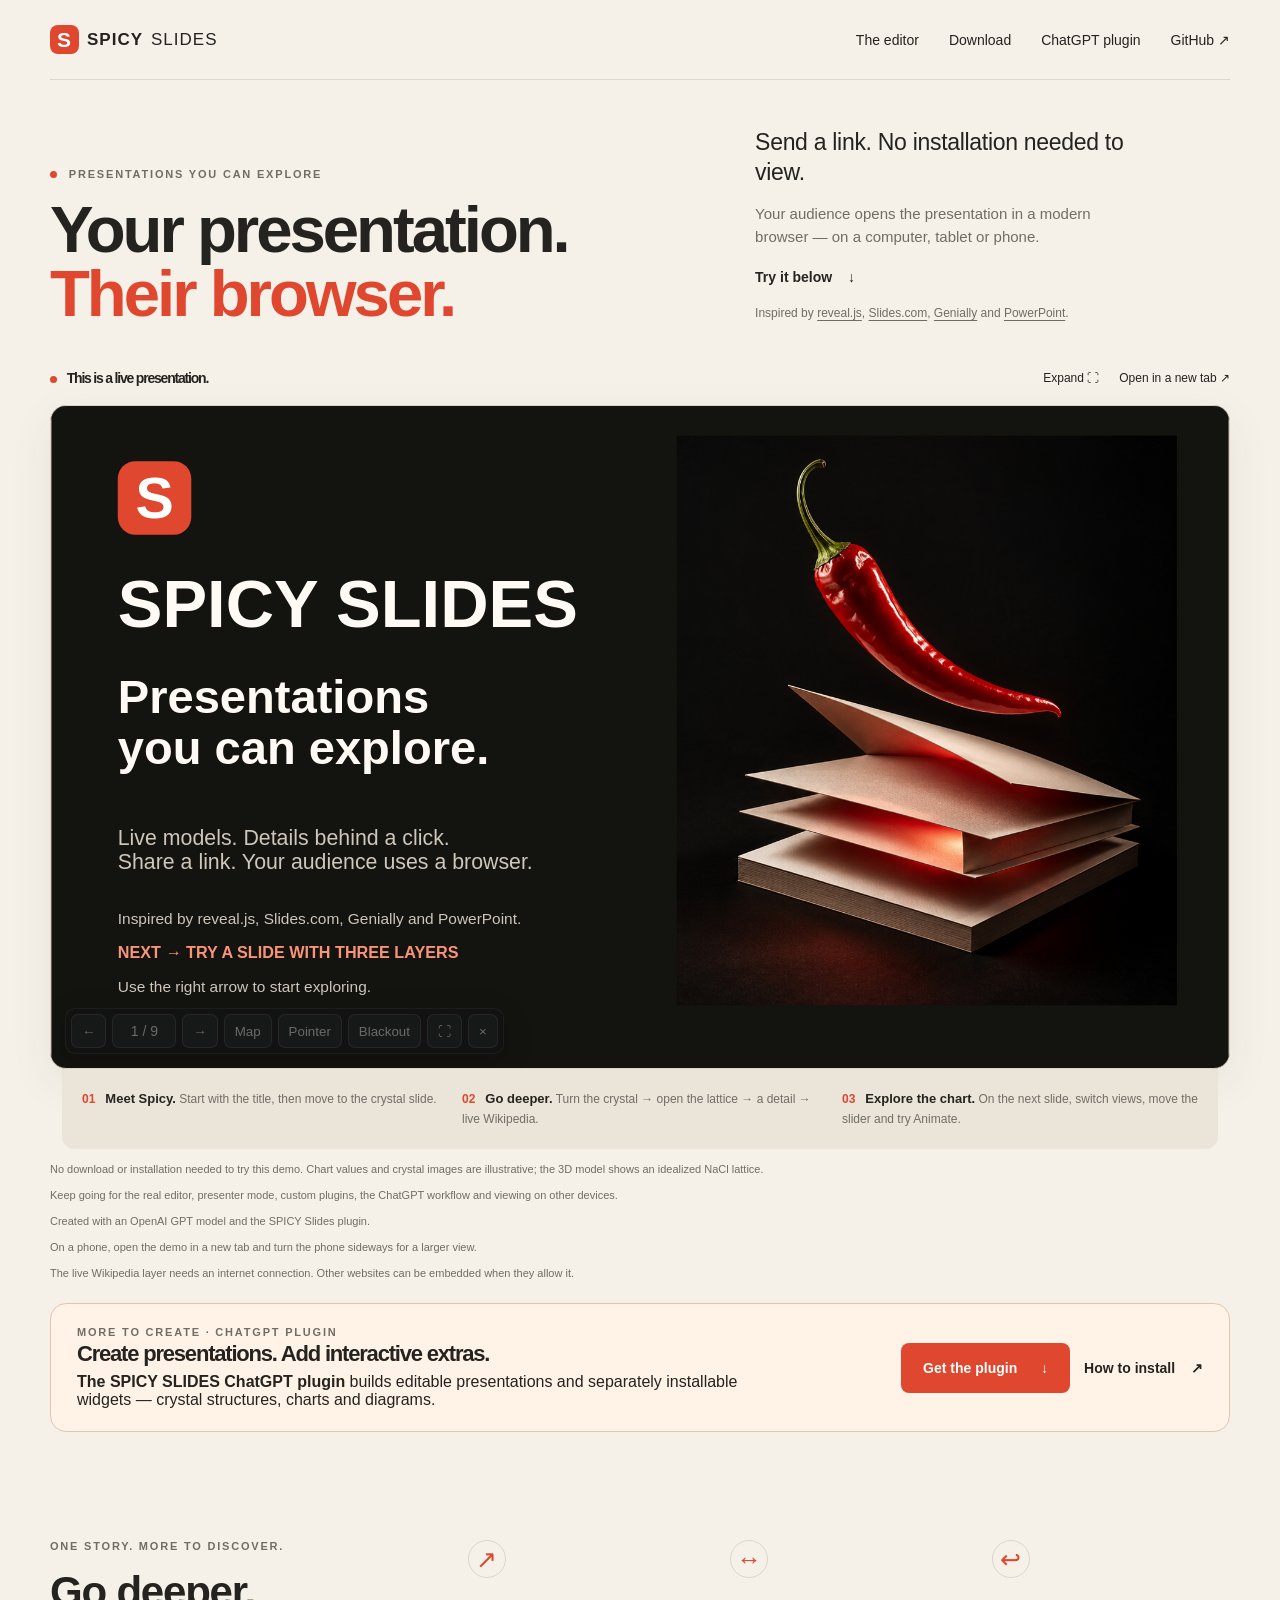
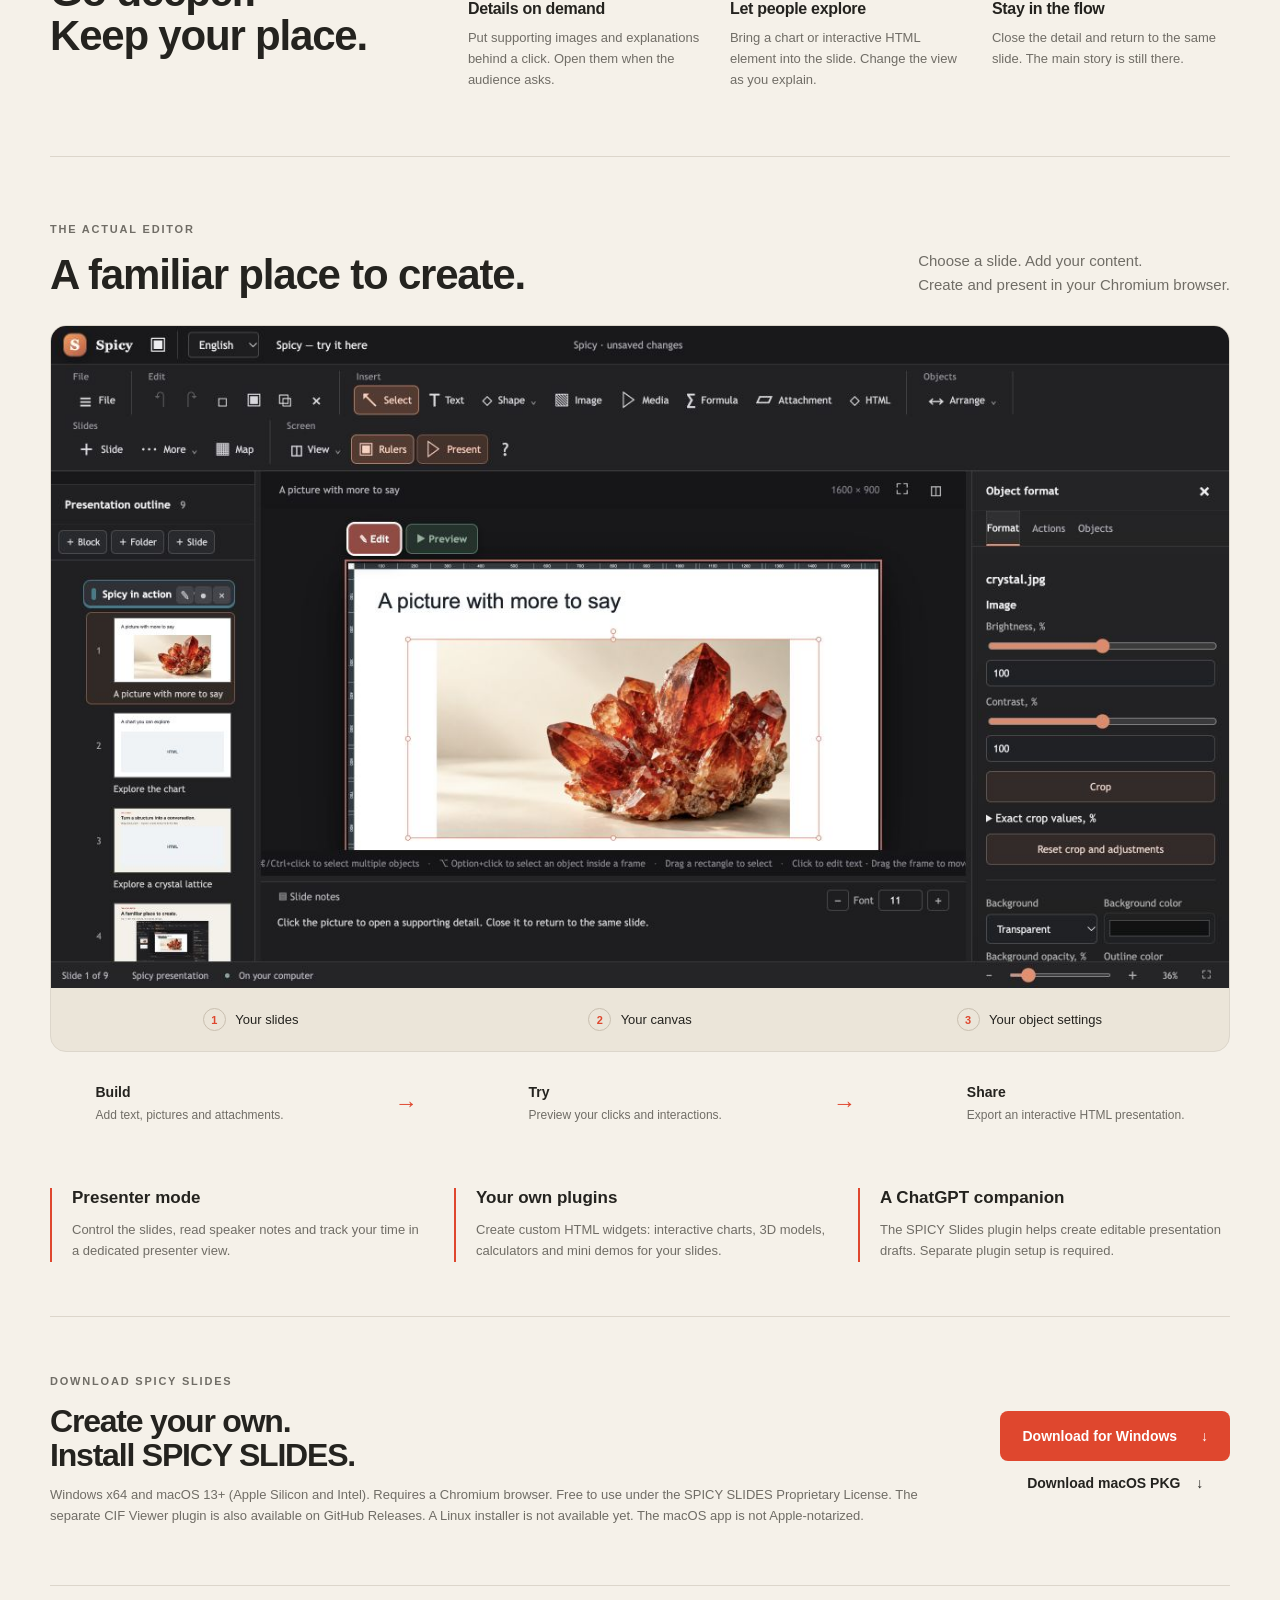
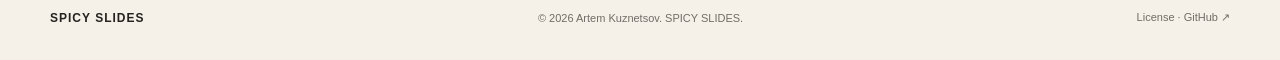
<file: docs/index.html>
<!doctype html>
<html lang="en">
<head>
  <meta charset="utf-8">
  <meta name="viewport" content="width=device-width, initial-scale=1">
  <title>Spicy Slides — interactive presentations in your browser</title>
  <meta name="description" content="Share interactive presentations by link. View in a browser on a computer, tablet or phone without installing Spicy. Live charts, 3D models and presenter mode.">
  <meta name="robots" content="index,follow,max-image-preview:large">
  <link rel="canonical" href="https://abkuznetsov.github.io/SPICY/">
  <meta name="theme-color" content="#f5f1e9">
  <meta property="og:title" content="Spicy Slides — presentations you can explore">
  <meta property="og:description" content="Share a link. Your audience opens the presentation in a browser on a computer, tablet or phone — no Spicy installation needed.">
  <meta property="og:type" content="website">
  <meta property="og:url" content="https://abkuznetsov.github.io/SPICY/">
  <meta property="og:site_name" content="Spicy Slides">
  <meta property="og:locale" content="en_US">
  <meta property="og:image" content="https://abkuznetsov.github.io/SPICY/assets/cover-branded.png">
  <meta property="og:image:alt" content="SPICY SLIDES — Presentations you can explore. Try the interactive demo.">
  <meta property="og:image:width" content="1672">
  <meta property="og:image:height" content="941">
  <meta name="twitter:card" content="summary_large_image">
  <meta name="twitter:title" content="Spicy Slides — interactive presentations">
  <meta name="twitter:description" content="Send a link. View in a browser on a computer, tablet or phone. No Spicy installation needed to watch.">
  <meta name="twitter:image" content="https://abkuznetsov.github.io/SPICY/assets/cover-branded.png">
  <link rel="icon" href="assets/icon.svg" type="image/svg+xml">
  <link rel="stylesheet" href="site.css">
  <script type="application/ld+json">{"@context":"https://schema.org","@type":"SoftwareApplication","name":"Spicy Slides","url":"https://abkuznetsov.github.io/SPICY/","applicationCategory":"MultimediaApplication","operatingSystem":"Windows, macOS","softwareVersion":"0.2.0","downloadUrl":"https://github.com/ABKuznetsov/SPICY/releases/tag/v0.2.0","description":"Presentation editor for interactive slides, clickable attachments, HTML widgets and presenter mode. A Spicy Slides plugin for ChatGPT helps create editable drafts.","image":"https://abkuznetsov.github.io/SPICY/assets/cover-branded.png","screenshot":"https://abkuznetsov.github.io/SPICY/assets/editor-en.jpg","sameAs":"https://github.com/ABKuznetsov/SPICY"}</script>
<style>.plugin-banner{display:flex;align-items:center;justify-content:space-between;gap:24px;margin-top:24px;margin-bottom:24px;padding:22px 26px;border:1px solid #e5c5a9;border-radius:16px;background:#fff3e7}.plugin-banner h2{font-size:22px;margin:4px 0 8px}.plugin-banner p{margin:0;max-width:700px}.plugin-banner .eyebrow{font-size:11px}.plugin-banner .button{white-space:nowrap}.plugin-banner nav{display:flex;gap:14px;align-items:center;flex-wrap:wrap}@media(max-width:700px){.plugin-banner{flex-direction:column;align-items:flex-start;padding:18px}.plugin-banner h2{font-size:20px}}</style>
</head>
<body>
  <a class="skip" href="#demo">Skip to the live demo</a>
  <header class="topbar wrap">
    <a class="brand" href="./" aria-label="Spicy Slides home"><span class="brand-mark">S</span> SPICY <span class="brand-light">SLIDES</span></a>
    <nav aria-label="Main navigation"><a href="#interface">The editor</a><a href="#download">Download</a><a href="#chatgpt-plugin">ChatGPT plugin</a><a href="https://github.com/ABKuznetsov/SPICY">GitHub <span aria-hidden="true">↗</span></a></nav>
  </header>
  <main>
    <section class="intro wrap" aria-labelledby="headline">
      <div><p class="eyebrow"><span class="live-dot"></span> PRESENTATIONS YOU CAN EXPLORE</p><h1 id="headline">Your presentation.<br><em>Their browser.</em></h1></div>
      <div class="intro-copy"><p>Send a link. No installation needed to view.</p><p class="muted">Your audience opens the presentation in a modern browser — on a computer, tablet or phone.</p><a class="text-link" href="#demo">Try it below <span aria-hidden="true">↓</span></a><p class="inspiration">Inspired by <a href="https://revealjs.com/">reveal.js</a>, <a href="https://slides.com/">Slides.com</a>, <a href="https://genially.com/">Genially</a> and <a href="https://www.microsoft.com/en-us/microsoft-365/powerpoint">PowerPoint</a>.</p></div>
    </section>

    <section class="demo-section wrap" id="demo" aria-labelledby="demo-title">
      <div class="demo-heading"><h2 id="demo-title"><span class="live-dot"></span> This is a live presentation.</h2><div class="demo-tools"><button id="expand-demo" type="button">Expand <span aria-hidden="true">⛶</span></button><a href="demo.html?v=20261011-inspiration" target="_blank" rel="noopener">Open in a new tab <span aria-hidden="true">↗</span></a></div></div>
      <div class="demo-shell"><iframe id="presentation" src="demo.html?v=20261011-inspiration" title="Interactive Spicy demo: product title, a crystal with nested attachments, live chart and editor" allow="fullscreen" allowfullscreen></iframe></div>
      <p id="fullscreen-status" class="sr-only" aria-live="polite"></p>
      <div class="try-strip"><p><span class="step">01</span><strong>Meet Spicy.</strong> Start with the title, then move to the crystal slide.</p><p><span class="step">02</span><strong>Go deeper.</strong> Turn the crystal → open the lattice → a detail → live Wikipedia.</p><p><span class="step">03</span><strong>Explore the chart.</strong> On the next slide, switch views, move the slider and try Animate.</p></div>
      <p class="demo-note">No download or installation needed to try this demo. Chart values and crystal images are illustrative; the 3D model shows an idealized NaCl lattice.</p>
      <p class="demo-note">Keep going for the real editor, presenter mode, custom plugins, the ChatGPT workflow and viewing on other devices.</p>
      <p class="demo-note">Created with an OpenAI GPT model and the SPICY Slides plugin.</p>
      <p class="demo-note">On a phone, open the demo in a new tab and turn the phone sideways for a larger view.</p>
      <p class="demo-note">The live Wikipedia layer needs an internet connection. Other websites can be embedded when they allow it.</p>
    </section>

    <section class="plugin-banner wrap" id="chatgpt-plugin" aria-labelledby="plugin-title">
      <div><p class="eyebrow">MORE TO CREATE · CHATGPT PLUGIN</p><h2 id="plugin-title">Create presentations. Add interactive extras.</h2><p><strong>The SPICY SLIDES ChatGPT plugin</strong> builds editable presentations and separately installable widgets — crystal structures, charts and diagrams.</p></div>
      <nav aria-label="ChatGPT plugin downloads and setup"><a class="button" href="https://github.com/ABKuznetsov/SPICY/raw/refs/heads/main/chatgpt-plugin/SPICY-SLIDES-plugin-0.2.1.zip">Get the plugin <span aria-hidden="true">↓</span></a><a class="text-link" href="https://github.com/ABKuznetsov/SPICY/blob/main/chatgpt-plugin/INSTALL.md">How to install <span aria-hidden="true">↗</span></a></nav>
    </section>

    <section class="story wrap" aria-labelledby="story-title">
      <div class="section-intro"><p class="eyebrow">ONE STORY. MORE TO DISCOVER.</p><h2 id="story-title">Go deeper.<br>Keep your place.</h2></div>
      <div class="benefits"><article><span class="feature-symbol" aria-hidden="true">↗</span><h3>Details on demand</h3><p>Put supporting images and explanations behind a click. Open them when the audience asks.</p></article><article><span class="feature-symbol" aria-hidden="true">↔</span><h3>Let people explore</h3><p>Bring a chart or interactive HTML element into the slide. Change the view as you explain.</p></article><article><span class="feature-symbol" aria-hidden="true">↩</span><h3>Stay in the flow</h3><p>Close the detail and return to the same slide. The main story is still there.</p></article></div>
    </section>

    <section class="interface wrap" id="interface" aria-labelledby="interface-title">
      <div class="interface-heading"><div><p class="eyebrow">THE ACTUAL EDITOR</p><h2 id="interface-title">A familiar place to create.</h2></div><p>Choose a slide. Add your content.<br>Create and present in your Chromium browser.</p></div>
      <figure><img src="assets/editor-en.jpg" width="1280" height="720" alt="The real Spicy editor: slide list on the left, a crystal image on the canvas, and its settings on the right." loading="lazy"><figcaption><span><b>1</b> Your slides</span><span><b>2</b> Your canvas</span><span><b>3</b> Your object settings</span></figcaption></figure>
      <div class="workflow"><p><b>Build</b><span>Add text, pictures and attachments.</span></p><span class="workflow-arrow" aria-hidden="true">→</span><p><b>Try</b><span>Preview your clicks and interactions.</span></p><span class="workflow-arrow" aria-hidden="true">→</span><p><b>Share</b><span>Export an interactive HTML presentation.</span></p></div>
    </section>

    <section class="extras wrap" aria-label="More Spicy Slides features"><article><h3>Presenter mode</h3><p>Control the slides, read speaker notes and track your time in a dedicated presenter view.</p></article><article><h3>Your own plugins</h3><p>Create custom HTML widgets: interactive charts, 3D models, calculators and mini demos for your slides.</p></article><article><h3>A ChatGPT companion</h3><p>The SPICY Slides plugin helps create editable presentation drafts. Separate plugin setup is required.</p></article></section>

    <section class="release wrap" id="download" aria-labelledby="release-title"><div><p class="eyebrow">DOWNLOAD SPICY SLIDES</p><h2 id="release-title">Create your own.<br>Install SPICY SLIDES.</h2><p>Windows x64 and macOS 13+ (Apple Silicon and Intel). Requires a Chromium browser. Free to use under the SPICY SLIDES Proprietary License. The separate CIF Viewer plugin is also available on GitHub Releases. A Linux installer is not available yet. The macOS app is not Apple-notarized.</p></div><nav class="download-actions" aria-label="SPICY SLIDES downloads"><a class="button" href="https://github.com/ABKuznetsov/SPICY/releases/download/v0.2.0/SPICY-SLIDES-0.2.0-Windows-Setup.exe">Download for Windows <span aria-hidden="true">↓</span></a><a class="text-link" href="https://github.com/ABKuznetsov/SPICY/releases/download/v0.2.0/SPICY-SLIDES-0.2.0-macOS.pkg">Download macOS PKG <span aria-hidden="true">↓</span></a></nav></section>
  </main>
  <footer class="wrap"><a class="brand" href="./">SPICY SLIDES</a><p>© 2026 Artem Kuznetsov. SPICY SLIDES.</p><nav aria-label="Legal and project links"><a href="license.html">License</a> · <a href="https://github.com/ABKuznetsov/SPICY">GitHub ↗</a></nav></footer>
  <script src="site.js"></script>
</body>
</html>
</file>
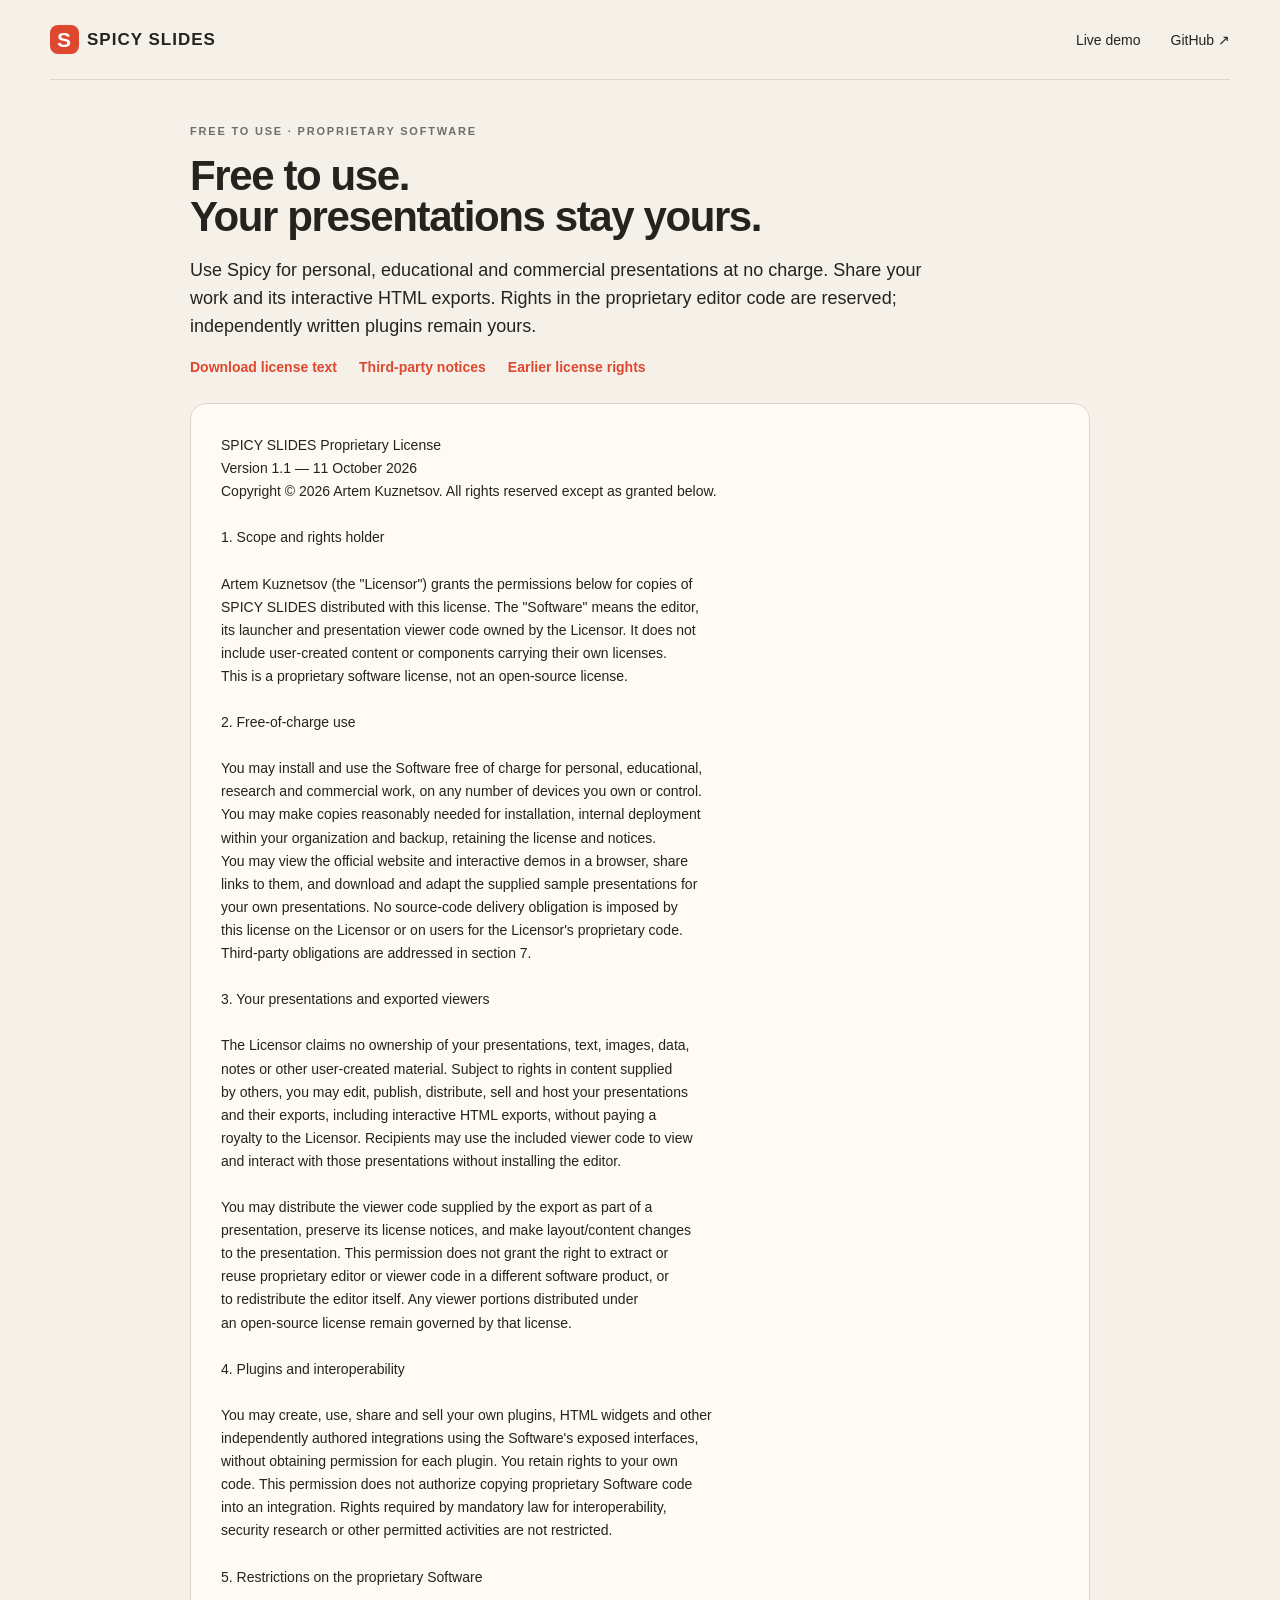
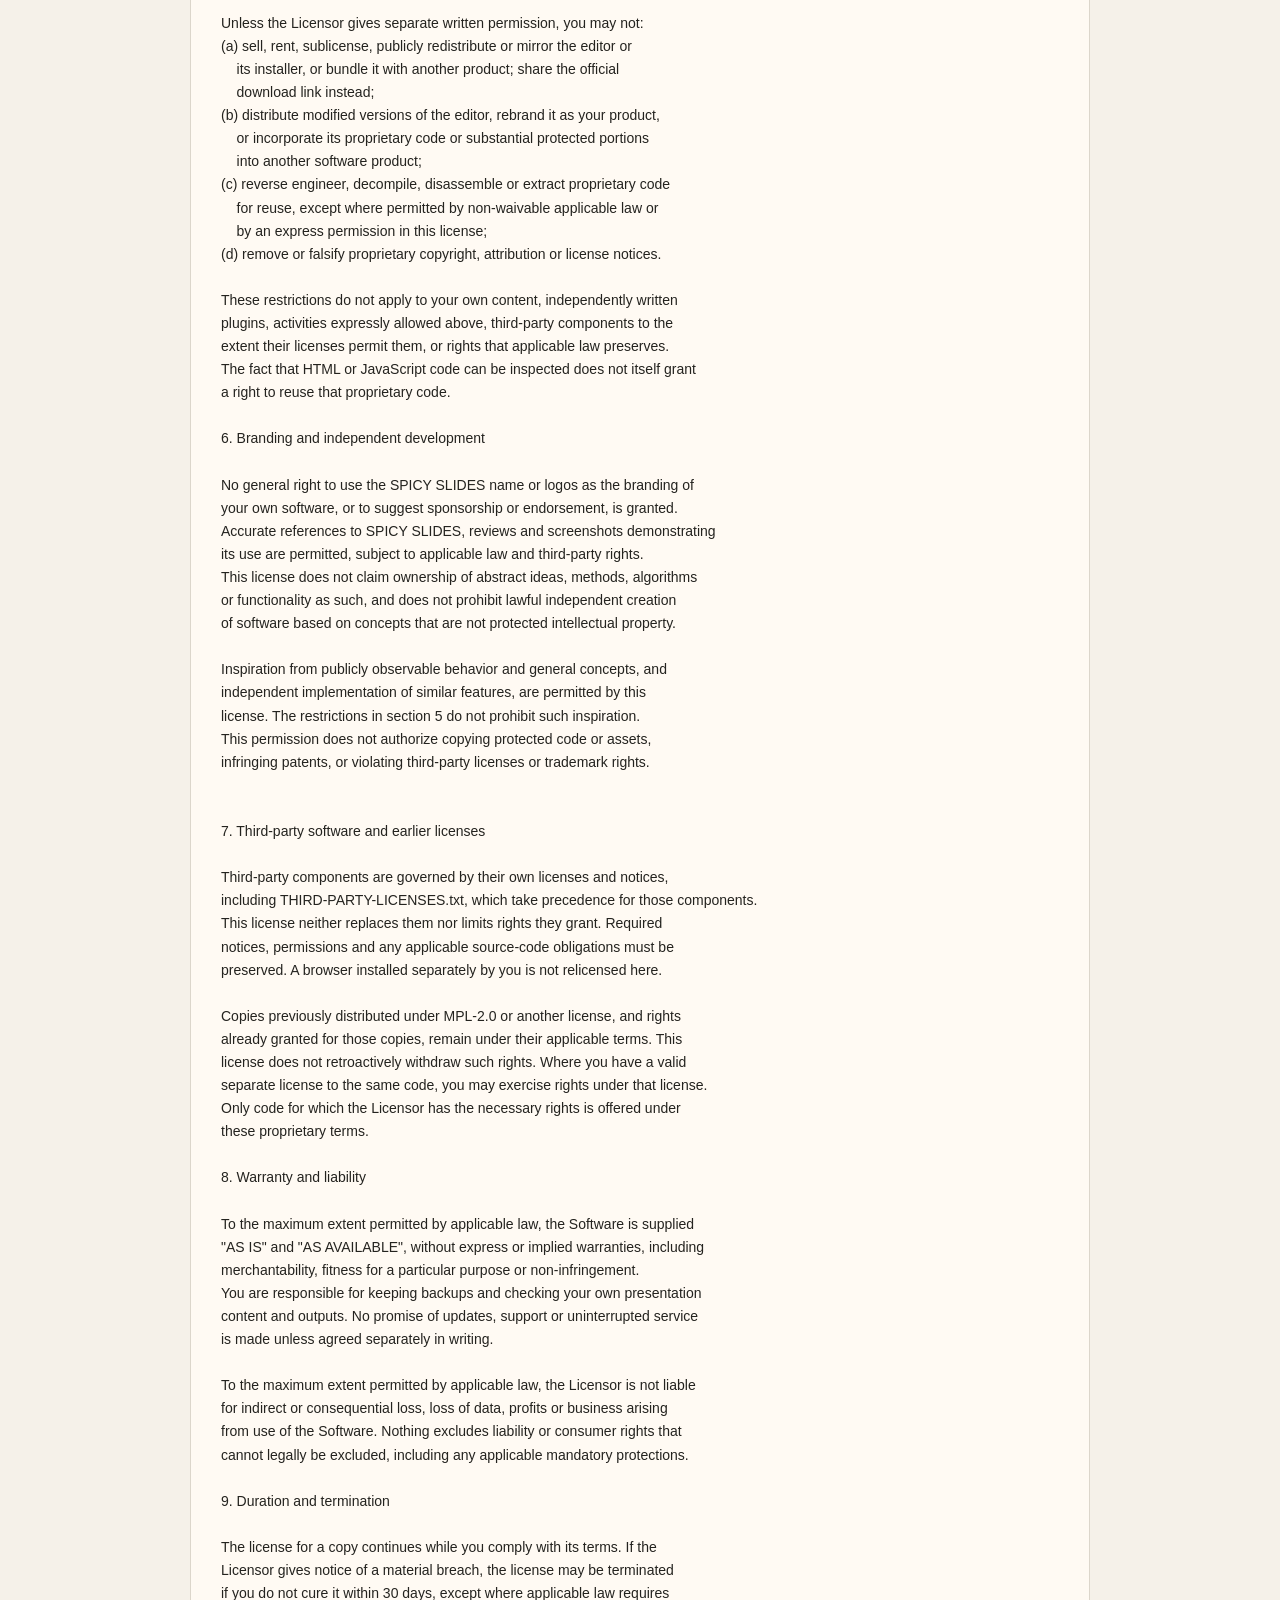
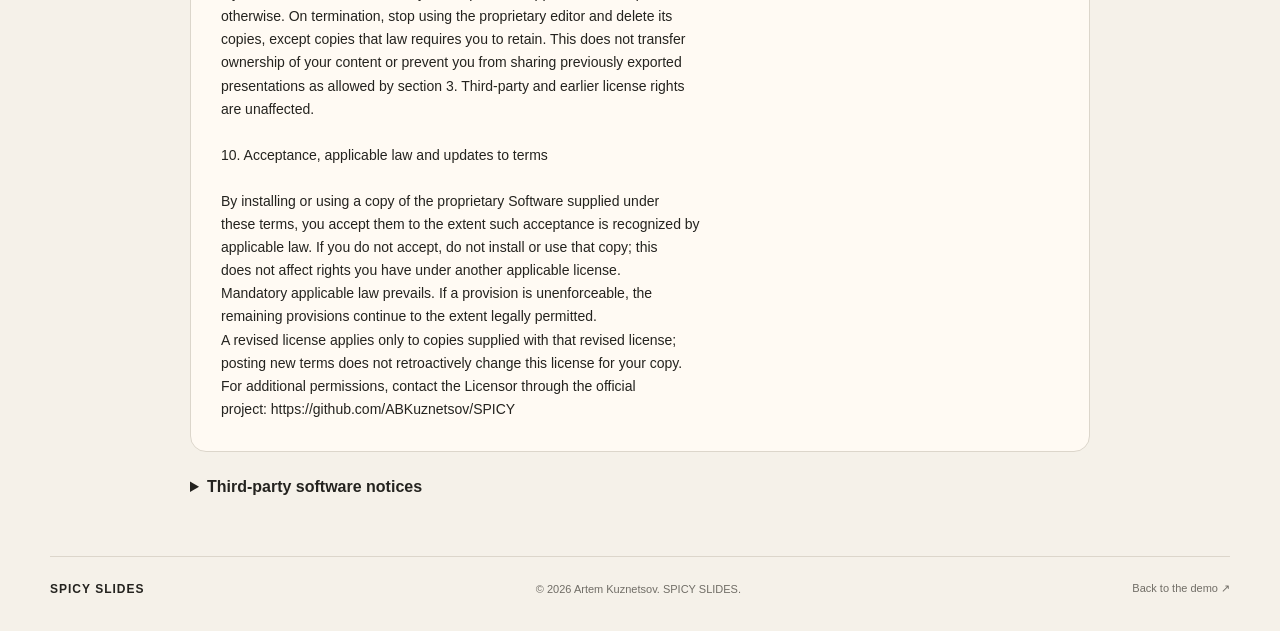
<file: docs/license.html>
<!doctype html><html lang="en"><head><meta charset="utf-8"><meta name="viewport" content="width=device-width, initial-scale=1"><title>SPICY SLIDES — License</title><meta name="description" content="Free-to-use proprietary license for SPICY SLIDES. Your presentations stay yours; third-party and earlier license rights are preserved."><link rel="icon" href="assets/icon.svg"><link rel="stylesheet" href="site.css"><link rel="canonical" href="https://abkuznetsov.github.io/SPICY/license.html"><style>.legal{max-width:900px;padding:45px 0 60px}.legal h1{font-size:42px;letter-spacing:-1.4px;margin:0 0 20px}.legal .summary{font-size:18px;line-height:1.55;max-width:760px}.legal pre{white-space:pre-wrap;overflow-wrap:anywhere;font:14px/1.65 Arial,sans-serif;background:#fffaf3;border:1px solid #dcd6cb;border-radius:16px;padding:30px;margin-top:28px}.legal-links{display:flex;flex-wrap:wrap;gap:22px;font-size:14px;font-weight:600}.legal-links a{color:#df472e}.legal details{margin-top:26px}.legal summary{cursor:pointer;font-weight:600}@media(max-width:760px){.legal h1{font-size:34px}.legal pre{padding:20px;font-size:13px}}</style></head><body><header class="topbar wrap"><a class="brand" href="./"><span class="brand-mark">S</span> SPICY SLIDES</a><nav><a href="./#demo">Live demo</a><a href="https://github.com/ABKuznetsov/SPICY">GitHub ↗</a></nav></header><main class="legal wrap"><p class="eyebrow">FREE TO USE · PROPRIETARY SOFTWARE</p><h1>Free to use.<br>Your presentations stay yours.</h1><p class="summary">Use Spicy for personal, educational and commercial presentations at no charge. Share your work and its interactive HTML exports. Rights in the proprietary editor code are reserved; independently written plugins remain yours.</p><div class="legal-links"><a href="license.txt">Download license text</a><a href="third-party-licenses.txt">Third-party notices</a><a href="https://github.com/ABKuznetsov/SPICY/tree/main/LICENSES">Earlier license rights</a></div><pre>SPICY SLIDES Proprietary License
Version 1.1 — 11 October 2026
Copyright © 2026 Artem Kuznetsov. All rights reserved except as granted below.

1. Scope and rights holder

Artem Kuznetsov (the &quot;Licensor&quot;) grants the permissions below for copies of
SPICY SLIDES distributed with this license. The &quot;Software&quot; means the editor,
its launcher and presentation viewer code owned by the Licensor. It does not
include user-created content or components carrying their own licenses.
This is a proprietary software license, not an open-source license.

2. Free-of-charge use

You may install and use the Software free of charge for personal, educational,
research and commercial work, on any number of devices you own or control.
You may make copies reasonably needed for installation, internal deployment
within your organization and backup, retaining the license and notices.
You may view the official website and interactive demos in a browser, share
links to them, and download and adapt the supplied sample presentations for
your own presentations. No source-code delivery obligation is imposed by
this license on the Licensor or on users for the Licensor&#x27;s proprietary code.
Third-party obligations are addressed in section 7.

3. Your presentations and exported viewers

The Licensor claims no ownership of your presentations, text, images, data,
notes or other user-created material. Subject to rights in content supplied
by others, you may edit, publish, distribute, sell and host your presentations
and their exports, including interactive HTML exports, without paying a
royalty to the Licensor. Recipients may use the included viewer code to view
and interact with those presentations without installing the editor.

You may distribute the viewer code supplied by the export as part of a
presentation, preserve its license notices, and make layout/content changes
to the presentation. This permission does not grant the right to extract or
reuse proprietary editor or viewer code in a different software product, or
to redistribute the editor itself. Any viewer portions distributed under
an open-source license remain governed by that license.

4. Plugins and interoperability

You may create, use, share and sell your own plugins, HTML widgets and other
independently authored integrations using the Software&#x27;s exposed interfaces,
without obtaining permission for each plugin. You retain rights to your own
code. This permission does not authorize copying proprietary Software code
into an integration. Rights required by mandatory law for interoperability,
security research or other permitted activities are not restricted.

5. Restrictions on the proprietary Software

Unless the Licensor gives separate written permission, you may not:
(a) sell, rent, sublicense, publicly redistribute or mirror the editor or
    its installer, or bundle it with another product; share the official
    download link instead;
(b) distribute modified versions of the editor, rebrand it as your product,
    or incorporate its proprietary code or substantial protected portions
    into another software product;
(c) reverse engineer, decompile, disassemble or extract proprietary code
    for reuse, except where permitted by non-waivable applicable law or
    by an express permission in this license;
(d) remove or falsify proprietary copyright, attribution or license notices.

These restrictions do not apply to your own content, independently written
plugins, activities expressly allowed above, third-party components to the
extent their licenses permit them, or rights that applicable law preserves.
The fact that HTML or JavaScript code can be inspected does not itself grant
a right to reuse that proprietary code.

6. Branding and independent development

No general right to use the SPICY SLIDES name or logos as the branding of
your own software, or to suggest sponsorship or endorsement, is granted.
Accurate references to SPICY SLIDES, reviews and screenshots demonstrating
its use are permitted, subject to applicable law and third-party rights.
This license does not claim ownership of abstract ideas, methods, algorithms
or functionality as such, and does not prohibit lawful independent creation
of software based on concepts that are not protected intellectual property.

Inspiration from publicly observable behavior and general concepts, and
independent implementation of similar features, are permitted by this
license. The restrictions in section 5 do not prohibit such inspiration.
This permission does not authorize copying protected code or assets,
infringing patents, or violating third-party licenses or trademark rights.


7. Third-party software and earlier licenses

Third-party components are governed by their own licenses and notices,
including THIRD-PARTY-LICENSES.txt, which take precedence for those components.
This license neither replaces them nor limits rights they grant. Required
notices, permissions and any applicable source-code obligations must be
preserved. A browser installed separately by you is not relicensed here.

Copies previously distributed under MPL-2.0 or another license, and rights
already granted for those copies, remain under their applicable terms. This
license does not retroactively withdraw such rights. Where you have a valid
separate license to the same code, you may exercise rights under that license.
Only code for which the Licensor has the necessary rights is offered under
these proprietary terms.

8. Warranty and liability

To the maximum extent permitted by applicable law, the Software is supplied
&quot;AS IS&quot; and &quot;AS AVAILABLE&quot;, without express or implied warranties, including
merchantability, fitness for a particular purpose or non-infringement.
You are responsible for keeping backups and checking your own presentation
content and outputs. No promise of updates, support or uninterrupted service
is made unless agreed separately in writing.

To the maximum extent permitted by applicable law, the Licensor is not liable
for indirect or consequential loss, loss of data, profits or business arising
from use of the Software. Nothing excludes liability or consumer rights that
cannot legally be excluded, including any applicable mandatory protections.

9. Duration and termination

The license for a copy continues while you comply with its terms. If the
Licensor gives notice of a material breach, the license may be terminated
if you do not cure it within 30 days, except where applicable law requires
otherwise. On termination, stop using the proprietary editor and delete its
copies, except copies that law requires you to retain. This does not transfer
ownership of your content or prevent you from sharing previously exported
presentations as allowed by section 3. Third-party and earlier license rights
are unaffected.

10. Acceptance, applicable law and updates to terms

By installing or using a copy of the proprietary Software supplied under
these terms, you accept them to the extent such acceptance is recognized by
applicable law. If you do not accept, do not install or use that copy; this
does not affect rights you have under another applicable license.
Mandatory applicable law prevails. If a provision is unenforceable, the
remaining provisions continue to the extent legally permitted.
A revised license applies only to copies supplied with that revised license;
posting new terms does not retroactively change this license for your copy.
For additional permissions, contact the Licensor through the official
project: https://github.com/ABKuznetsov/SPICY
</pre><details><summary>Third-party software notices</summary><pre>THIRD-PARTY SOFTWARE NOTICES

The following notices cover third-party code bundled with SPICY SLIDES.
They remain separate from the SPICY SLIDES Proprietary License.
JSZip is used under its MIT option, not its alternative GPLv3 option.

PptxGenJS 4.0.1
https://github.com/gitbrent/PptxGenJS

The MIT License (MIT)

Copyright (c) 2015-2022 Brent Ely

Permission is hereby granted, free of charge, to any person obtaining a copy
of this software and associated documentation files (the &quot;Software&quot;), to deal
in the Software without restriction, including without limitation the rights
to use, copy, modify, merge, publish, distribute, sublicense, and/or sell
copies of the Software, and to permit persons to whom the Software is
furnished to do so, subject to the following conditions:

The above copyright notice and this permission notice shall be included in all
copies or substantial portions of the Software.

THE SOFTWARE IS PROVIDED &quot;AS IS&quot;, WITHOUT WARRANTY OF ANY KIND, EXPRESS OR
IMPLIED, INCLUDING BUT NOT LIMITED TO THE WARRANTIES OF MERCHANTABILITY,
FITNESS FOR A PARTICULAR PURPOSE AND NONINFRINGEMENT. IN NO EVENT SHALL THE
AUTHORS OR COPYRIGHT HOLDERS BE LIABLE FOR ANY CLAIM, DAMAGES OR OTHER
LIABILITY, WHETHER IN AN ACTION OF CONTRACT, TORT OR OTHERWISE, ARISING FROM,
OUT OF OR IN CONNECTION WITH THE SOFTWARE OR THE USE OR OTHER DEALINGS IN THE
SOFTWARE.


========================================================================
JSZip 3.10.1 — MIT option
https://github.com/Stuk/jszip/tree/v3.10.1

JSZip is dual licensed. At your choice you may use it under the MIT license *or* the GPLv3
license.

The MIT License
===============

Copyright (c) 2009-2016 Stuart Knightley, David Duponchel, Franz Buchinger, António Afonso

Permission is hereby granted, free of charge, to any person obtaining a copy
of this software and associated documentation files (the &quot;Software&quot;), to deal
in the Software without restriction, including without limitation the rights
to use, copy, modify, merge, publish, distribute, sublicense, and/or sell
copies of the Software, and to permit persons to whom the Software is
furnished to do so, subject to the following conditions:

The above copyright notice and this permission notice shall be included in
all copies or substantial portions of the Software.

THE SOFTWARE IS PROVIDED &quot;AS IS&quot;, WITHOUT WARRANTY OF ANY KIND, EXPRESS OR
IMPLIED, INCLUDING BUT NOT LIMITED TO THE WARRANTIES OF MERCHANTABILITY,
FITNESS FOR A PARTICULAR PURPOSE AND NONINFRINGEMENT. IN NO EVENT SHALL THE
AUTHORS OR COPYRIGHT HOLDERS BE LIABLE FOR ANY CLAIM, DAMAGES OR OTHER
LIABILITY, WHETHER IN AN ACTION OF CONTRACT, TORT OR OTHERWISE, ARISING FROM,
OUT OF OR IN CONNECTION WITH THE SOFTWARE OR THE USE OR OTHER DEALINGS IN
THE SOFTWARE.


========================================================================
pako (bundled compression engine)
https://github.com/nodeca/pako

(The MIT License)

Copyright (C) 2014-2017 by Vitaly Puzrin and Andrei Tuputcyn

Permission is hereby granted, free of charge, to any person obtaining a copy
of this software and associated documentation files (the &quot;Software&quot;), to deal
in the Software without restriction, including without limitation the rights
to use, copy, modify, merge, publish, distribute, sublicense, and/or sell
copies of the Software, and to permit persons to whom the Software is
furnished to do so, subject to the following conditions:

The above copyright notice and this permission notice shall be included in
all copies or substantial portions of the Software.

THE SOFTWARE IS PROVIDED &quot;AS IS&quot;, WITHOUT WARRANTY OF ANY KIND, EXPRESS OR
IMPLIED, INCLUDING BUT NOT LIMITED TO THE WARRANTIES OF MERCHANTABILITY,
FITNESS FOR A PARTICULAR PURPOSE AND NONINFRINGEMENT. IN NO EVENT SHALL THE
AUTHORS OR COPYRIGHT HOLDERS BE LIABLE FOR ANY CLAIM, DAMAGES OR OTHER
LIABILITY, WHETHER IN AN ACTION OF CONTRACT, TORT OR OTHERWISE, ARISING FROM,
OUT OF OR IN CONNECTION WITH THE SOFTWARE OR THE USE OR OTHER DEALINGS IN
THE SOFTWARE.


========================================================================
lie (bundled Promise implementation)
https://github.com/calvinmetcalf/lie

#Copyright (c) 2014-2018 Calvin Metcalf, Jordan Harband

Permission is hereby granted, free of charge, to any person obtaining a copy of this software and associated documentation files (the &quot;Software&quot;), to deal in the Software without restriction, including without limitation the rights to use, copy, modify, merge, publish, distribute, sublicense, and/or sell copies of the Software, and to permit persons to whom the Software is furnished to do so, subject to the following conditions:

The above copyright notice and this permission notice shall be included in all copies or substantial portions of the Software.

**THE SOFTWARE IS PROVIDED &quot;AS IS&quot;, WITHOUT WARRANTY OF ANY KIND, EXPRESS OR IMPLIED, INCLUDING BUT NOT LIMITED TO THE WARRANTIES OF MERCHANTABILITY, FITNESS FOR A PARTICULAR PURPOSE AND NONINFRINGEMENT. IN NO EVENT SHALL THE AUTHORS OR COPYRIGHT HOLDERS BE LIABLE FOR ANY CLAIM, DAMAGES OR OTHER LIABILITY, WHETHER IN AN ACTION OF CONTRACT, TORT OR OTHERWISE, ARISING FROM, OUT OF OR IN CONNECTION WITH THE SOFTWARE OR THE USE OR OTHER DEALINGS IN THE SOFTWARE.**


========================================================================
immediate (bundled scheduler)
https://github.com/calvinmetcalf/immediate

Copyright (c) 2012 Barnesandnoble.com, llc, Donavon West, Domenic Denicola, Brian Cavalier

Permission is hereby granted, free of charge, to any person obtaining
a copy of this software and associated documentation files (the
&quot;Software&quot;), to deal in the Software without restriction, including
without limitation the rights to use, copy, modify, merge, publish,
distribute, sublicense, and/or sell copies of the Software, and to
permit persons to whom the Software is furnished to do so, subject to
the following conditions:

The above copyright notice and this permission notice shall be
included in all copies or substantial portions of the Software.

THE SOFTWARE IS PROVIDED &quot;AS IS&quot;, WITHOUT WARRANTY OF ANY KIND,
EXPRESS OR IMPLIED, INCLUDING BUT NOT LIMITED TO THE WARRANTIES OF
MERCHANTABILITY, FITNESS FOR A PARTICULAR PURPOSE AND
NONINFRINGEMENT. IN NO EVENT SHALL THE AUTHORS OR COPYRIGHT HOLDERS BE
LIABLE FOR ANY CLAIM, DAMAGES OR OTHER LIABILITY, WHETHER IN AN ACTION
OF CONTRACT, TORT OR OTHERWISE, ARISING FROM, OUT OF OR IN CONNECTION
WITH THE SOFTWARE OR THE USE OR OTHER DEALINGS IN THE SOFTWARE.


========================================================================
setImmediate (bundled polyfill)
https://github.com/YuzuJS/setImmediate

Copyright (c) 2012 Barnesandnoble.com, llc, Donavon West, and Domenic Denicola

Permission is hereby granted, free of charge, to any person obtaining
a copy of this software and associated documentation files (the
&quot;Software&quot;), to deal in the Software without restriction, including
without limitation the rights to use, copy, modify, merge, publish,
distribute, sublicense, and/or sell copies of the Software, and to
permit persons to whom the Software is furnished to do so, subject to
the following conditions:

The above copyright notice and this permission notice shall be
included in all copies or substantial portions of the Software.

THE SOFTWARE IS PROVIDED &quot;AS IS&quot;, WITHOUT WARRANTY OF ANY KIND,
EXPRESS OR IMPLIED, INCLUDING BUT NOT LIMITED TO THE WARRANTIES OF
MERCHANTABILITY, FITNESS FOR A PARTICULAR PURPOSE AND
NONINFRINGEMENT. IN NO EVENT SHALL THE AUTHORS OR COPYRIGHT HOLDERS BE
LIABLE FOR ANY CLAIM, DAMAGES OR OTHER LIABILITY, WHETHER IN AN ACTION
OF CONTRACT, TORT OR OTHERWISE, ARISING FROM, OUT OF OR IN CONNECTION
WITH THE SOFTWARE OR THE USE OR OTHER DEALINGS IN THE SOFTWARE.


========================================================================
zlib-derived compression code within pako

// (C) 1995-2013 Jean-loup Gailly and Mark Adler
// (C) 2014-2017 Vitaly Puzrin and Andrey Tupitsin
//
// This software is provided &#x27;as-is&#x27;, without any express or implied
// warranty. In no event will the authors be held liable for any damages
// arising from the use of this software.
//
// Permission is granted to anyone to use this software for any purpose,
// including commercial applications, and to alter it and redistribute it
// freely, subject to the following restrictions:
//
// 1. The origin of this software must not be misrepresented; you must not
//   claim that you wrote the original software. If you use this software
//   in a product, an acknowledgment in the product documentation would be
//   appreciated but is not required.
// 2. Altered source versions must be plainly marked as such, and must not be
//   misrepresented as being the original software.
// 3. This notice may not be removed or altered from any source distribution.
</pre></details></main><footer class="wrap"><a class="brand" href="./">SPICY SLIDES</a><p>© 2026 Artem Kuznetsov. SPICY SLIDES.</p><a href="./">Back to the demo ↗</a></footer></body></html>
</file>
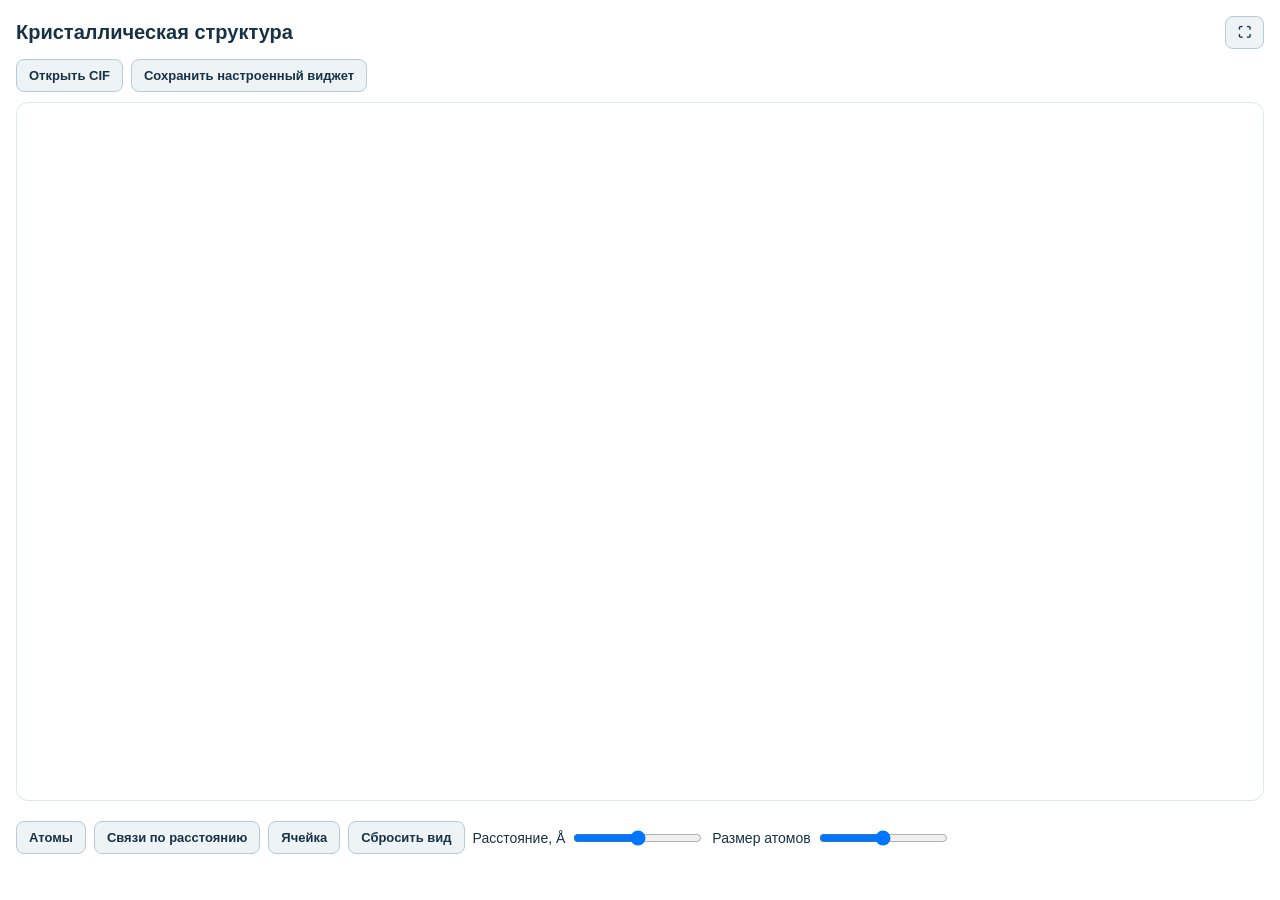
<file: chatgpt-plugin/spicy-slides/skills/create-spicy-widget/assets/cif-widget.html>
<!doctype html>
<html lang="ru"><head><meta charset="utf-8"><meta name="viewport" content="width=device-width,initial-scale=1"><title>SPICY — CIF виджет</title>
<style>html,body{margin:0;height:100%;font:14px Arial,sans-serif;color:#173247;background:#fff}*{box-sizing:border-box}main{height:100%;display:flex;flex-direction:column;padding:16px;gap:10px}header,.controls,#elements,#author-controls{display:flex;gap:8px;align-items:center;flex-wrap:wrap}h1{font-size:20px;margin:0;flex:1}button,.file{padding:8px 12px;background:#eef4f6;border:1px solid #b6cbd4;border-radius:8px;color:#173247;cursor:pointer;font:600 13px Arial}button.active{background:#d8edf0;border-color:#278f9b}.file input{display:none}canvas{width:100%;min-height:140px;flex:1;touch-action:none;cursor:grab;border:1px solid #dbe7eb;border-radius:12px}#message{color:#527180;min-height:20px}label{display:flex;gap:6px;align-items:center}#author-controls[hidden]{display:none}</style></head>
<body><main><header><h1 id="name">Кристаллическая структура</h1><button id="fullscreen">⛶</button></header>
<div id="author-controls"><label class="file">Открыть CIF<input id="cif" type="file" accept=".cif"></label><button id="export">Сохранить настроенный виджет</button></div>
<canvas id="structure" aria-label="Кристаллическая структура"></canvas><div id="elements"></div>
<div class="controls"><button id="atoms">Атомы</button><button id="bonds">Связи по расстоянию</button><button id="cell">Ячейка</button><button id="reset">Сбросить вид</button><label>Расстояние, Å<input id="cutoff" type="range" min="0.5" max="4" step="0.05"></label><label>Размер атомов<input id="atomSize" type="range" min="2" max="12" step="1"></label></div><div id="message" role="status"></div></main>
<script id="spicy-widget-config" type="application/json">__SPICY_CONFIG__</script>
<script>__SPICY_RUNTIME__</script></body></html>
</file>
<file: docs/site.css>
:root{--paper:#f5f1e9;--ink:#24231f;--muted:#706d66;--red:#df472e;--line:#dcd6cb;--white:#fff;--radius:16px;color-scheme:light;font-family:Arial,Helvetica,sans-serif;color:var(--ink);background:var(--paper)}
*{box-sizing:border-box}html{scroll-behavior:smooth;scroll-padding-top:24px}body{margin:0}a{color:inherit;text-decoration:none}button{font:inherit;color:inherit;cursor:pointer}a,button{touch-action:manipulation}a:focus-visible,button:focus-visible,iframe:focus-visible{outline:3px solid var(--red);outline-offset:5px}.wrap{width:min(1180px,calc(100% - 64px));margin:auto}.topbar{display:flex;justify-content:space-between;align-items:center;padding:25px 0;border-bottom:1px solid var(--line)}.brand{font-size:17px;font-weight:800;letter-spacing:1px;display:flex;align-items:center;gap:8px}.brand-mark{display:grid;place-items:center;width:29px;height:29px;background:var(--red);color:#fff;border-radius:8px;font-size:21px}.brand-light{font-weight:400}.topbar nav{display:flex;gap:30px;font-size:14px}.topbar a:hover,.text-link:hover,footer a:hover{color:var(--red)}.intro{display:grid;grid-template-columns:1.35fr 1fr;gap:64px;align-items:end;padding:48px 0 38px}.eyebrow{font-size:11px;letter-spacing:1.8px;font-weight:700;margin:0 0 18px;color:var(--muted)}.live-dot{display:inline-block;width:7px;height:7px;background:var(--red);border-radius:50%;margin-right:7px;vertical-align:middle}h1{font-size:clamp(42px,5.1vw,70px);line-height:.98;letter-spacing:-3px;margin:0;font-weight:700}h1 em{font-style:normal;color:var(--red)}.intro-copy{max-width:370px;padding-bottom:2px}.intro-copy>p:first-child{font-size:23px;line-height:1.3;margin:0 0 14px;letter-spacing:-.3px}.muted{color:var(--muted);font-size:15px;line-height:1.55;margin:0 0 20px}.text-link{font-size:14px;font-weight:700}.text-link span{padding-left:12px}.demo-heading{display:flex;justify-content:space-between;align-items:center;margin-bottom:12px}.demo-heading h2{font-size:14px;margin:0;font-weight:600}.demo-tools{display:flex;gap:20px;align-items:center;font-size:12px}.demo-tools button{border:0;background:none;padding:8px 0}.demo-tools a:hover,.demo-tools button:hover{color:var(--red)}.demo-shell{aspect-ratio:16/9;overflow:hidden;background:#181818;border:1px solid #ddd3c6;border-radius:var(--radius);box-shadow:0 14px 45px #39301b12}.demo-shell iframe{width:100%;height:100%;display:block;border:0}.demo-shell iframe:fullscreen{border-radius:0;background:#181818;width:100vw;height:100vh}.try-strip{display:grid;grid-template-columns:repeat(3,1fr);gap:24px;background:#ebe5d9;border-radius:0 0 12px 12px;margin:0 12px;padding:20px}.try-strip p{font-size:12px;line-height:1.6;margin:0;color:var(--muted)}.try-strip strong{color:var(--ink);font-size:13px;font-weight:600}.step{display:inline-block;color:var(--red);font-weight:700;margin-right:10px}.demo-note{font-size:11px;color:var(--muted);margin:14px 0 0}.story{display:grid;grid-template-columns:1fr 2.1fr;gap:55px;padding:84px 0 65px;border-bottom:1px solid var(--line)}h2{font-size:clamp(28px,3.3vw,42px);line-height:1.05;letter-spacing:-1.2px;font-weight:600;margin:0}.benefits{display:grid;grid-template-columns:repeat(3,1fr);gap:24px}.feature-symbol{display:grid;place-items:center;width:38px;height:38px;border:1px solid var(--line);border-radius:50%;color:var(--red);font-size:25px;margin-bottom:22px}.benefits h3{font-size:16px;letter-spacing:-.3px;margin:0 0 10px}.benefits p{font-size:13px;line-height:1.6;color:var(--muted);margin:0}.interface{padding:66px 0}.interface-heading{display:flex;align-items:end;justify-content:space-between;gap:36px;margin-bottom:28px}.interface-heading>p{font-size:15px;line-height:1.6;color:var(--muted);margin:0}.interface figure{margin:0;background:#ebe5d9;border-radius:var(--radius);overflow:hidden;border:1px solid var(--line)}.interface img{display:block;width:100%;height:auto}.interface figcaption{display:grid;grid-template-columns:repeat(3,1fr);text-align:center;padding:20px 10px;gap:10px;font-size:13px}.interface figcaption b{display:inline-grid;place-items:center;border:1px solid #c9bfb0;border-radius:50%;height:23px;width:23px;font-size:11px;margin-right:6px;color:var(--red)}.workflow{display:flex;justify-content:space-around;align-items:center;padding:32px 0 0;gap:20px}.workflow p{margin:0;display:flex;flex-direction:column;gap:8px;font-size:14px}.workflow p span{font-size:12px;color:var(--muted)}.workflow-arrow{color:var(--red);font-size:23px}.release{border-top:1px solid var(--line);display:flex;justify-content:space-between;align-items:center;gap:32px;padding:58px 0}.release h2{font-size:32px}.release p:last-child{color:var(--muted);font-size:13px;line-height:1.6;margin-bottom:0}.button{background:var(--red);color:#fff;border-radius:8px;padding:17px 22px;font-size:14px;font-weight:600;white-space:nowrap}.button:hover{background:#be3923}.button span{margin-left:20px}footer{display:flex;justify-content:space-between;align-items:center;gap:20px;border-top:1px solid var(--line);padding:25px 0 35px;font-size:11px;color:var(--muted)}footer .brand{font-size:12px;color:var(--ink)}footer p{margin:0}.skip{position:absolute;left:15px;top:-60px;padding:10px;background:var(--ink);color:white;z-index:2}.skip:focus{top:10px}.sr-only{position:absolute;width:1px;height:1px;overflow:hidden;clip:rect(0,0,0,0);white-space:nowrap}
@media(max-width:760px){.wrap{width:calc(100% - 32px)}.topbar{padding:18px 0}.brand{font-size:13px;gap:5px}.topbar nav{gap:16px;font-size:12px}.intro{grid-template-columns:1fr;gap:24px;padding:34px 0 30px}h1{letter-spacing:-2px;font-size:50px}.intro-copy{max-width:100%}.intro-copy>p:first-child{font-size:20px}.muted{font-size:14px;margin-bottom:12px}.demo-heading{align-items:start;gap:15px}.demo-heading h2{font-size:12px;padding-top:7px}.demo-tools{gap:8px;flex-direction:column;align-items:end;font-size:11px}.demo-tools button{padding:5px 0}.demo-shell{border-radius:9px}.try-strip{grid-template-columns:1fr;gap:10px;margin:0 5px;padding:15px}.demo-note{line-height:1.5}.story{grid-template-columns:1fr;gap:30px;padding:48px 0}.benefits{gap:20px}.benefits h3{font-size:14px}.benefits p{font-size:12px}.feature-symbol{margin-bottom:14px}.interface{padding:44px 0}.interface-heading{display:block}.interface-heading>p{margin-top:16px;font-size:14px}.interface figcaption{font-size:10px;padding:15px 5px}.interface figcaption b{width:19px;height:19px;margin-right:3px}.workflow{align-items:start;gap:12px;flex-wrap:wrap}.workflow p{flex:1;min-width:90px}.workflow p span{font-size:11px;line-height:1.5}.workflow-arrow{display:none}.release{display:block;padding:40px 0}.release h2{font-size:29px}.release .button{display:inline-block;margin-top:24px}footer{flex-wrap:wrap}footer p{display:block;flex-basis:100%;order:3;line-height:1.5}}
.extras{display:grid;grid-template-columns:repeat(3,1fr);gap:32px;padding:0 0 54px}.extras article{border-left:2px solid var(--red);padding-left:20px}.extras h3{margin:0 0 12px;font-size:17px}.extras p{font-size:13px;line-height:1.6;margin:0;color:var(--muted)}@media(max-width:760px){.extras{grid-template-columns:1fr;gap:24px;padding-bottom:40px}}@media(prefers-reduced-motion:reduce){html{scroll-behavior:auto}}

.inspiration{font-size:12px;line-height:1.6;color:var(--muted);margin:18px 0 0}.inspiration a{text-decoration:underline;text-underline-offset:3px}.inspiration a:hover{color:var(--red)}
.download-actions{display:flex;flex-direction:column;align-items:stretch;gap:14px}.download-actions .text-link{text-align:center}@media(max-width:760px){.topbar nav{flex-wrap:wrap;justify-content:flex-end}.download-actions{align-items:flex-start;margin-top:24px}.release .download-actions .button{margin-top:0}}
</file>
